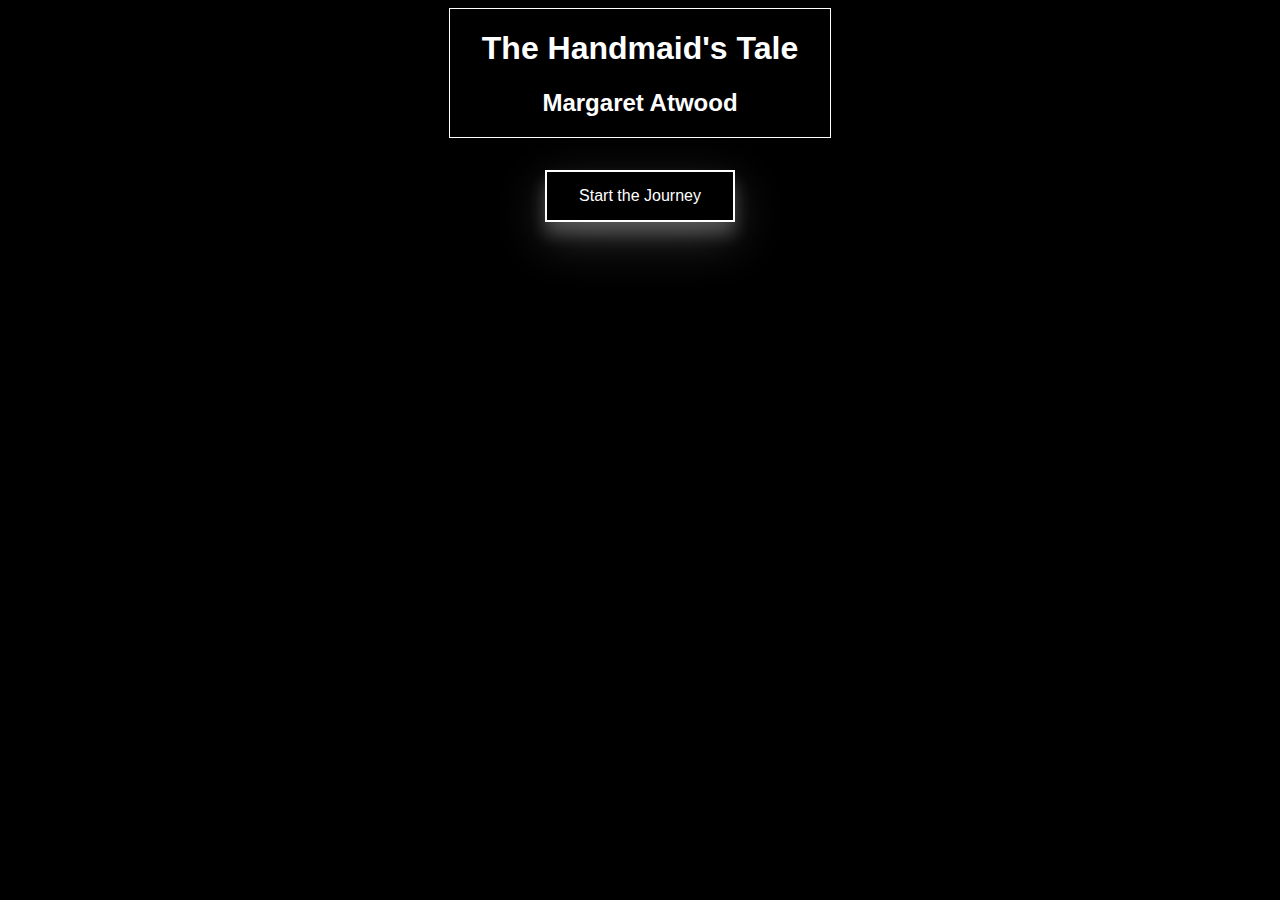
<file: index.html>
<!DOCTYPE html>
<html lang="en">

<head>
  <meta charset="UTF-8">
  <meta http-equiv="X-UA-Compatible" content="IE=edge">
  <meta name="viewport" content="width=device-width, initial-scale=1.0">
  <title>Handmaid's Tale</title>
  <link rel="stylesheet" href="main.css">
</head>

<body>
  <div class="center">
    <h1>The Handmaid's Tale</h1>
    <h2>Margaret Atwood</h2>
  </div>
  <div class="box">
    <a href="red.html">
      <button class="button" type="button">Start the Journey</button>
    </a>
  </div>
</body>

</html>
</file>
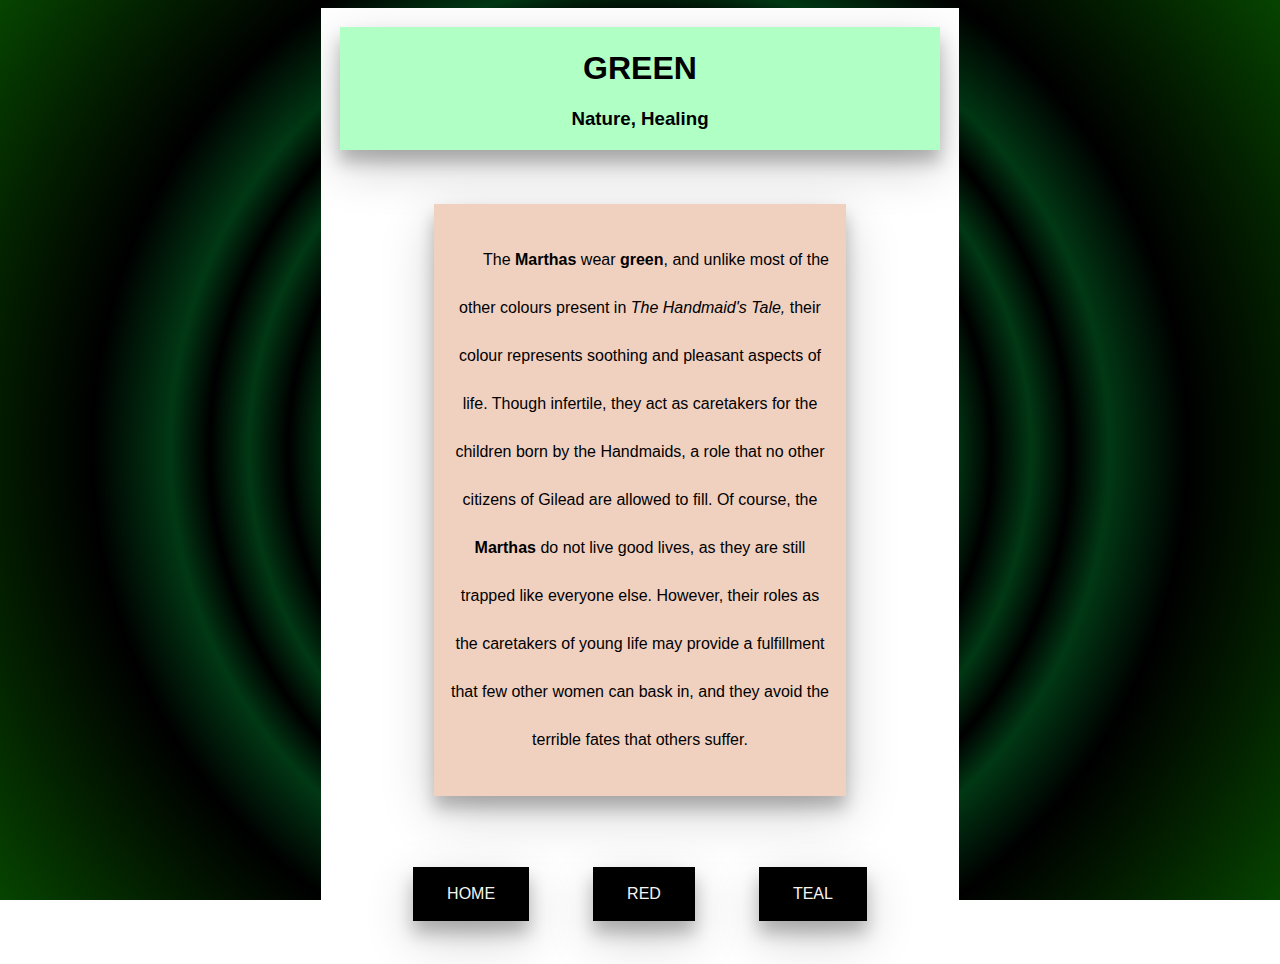
<file: green.html>
<!DOCTYPE html>
<html lang="en">
<head>
    <meta charset="UTF-8">
    <meta name="viewport" content="width=device-width, initial-scale=1.0">
    <title>Dull Green</title>
    <link rel="stylesheet" href="green.css">
</head>
<body>
    <div class="border">
        <div class="title-box">
            <h1>GREEN</h1>
            <h3>Nature, Healing</h3>
        </div>    
    </div>
    <div class="border">
        <div class="text-box">
            <p class="text">
                The <strong>Marthas</strong> wear <strong>green</strong>, and unlike most of the other colours present in <em>The Handmaid's Tale,</em> 
                their colour represents soothing and pleasant aspects of life. Though infertile, they act as caretakers for the children 
                born by the Handmaids, a role that no other citizens of Gilead are allowed to fill. Of course, the <strong>Marthas</strong>
                do not live good lives, as they are still trapped like everyone else. However, their roles as the caretakers of young life 
                may provide a fulfillment that few other women can bask in, and they avoid the terrible fates that others suffer.
            </p>
        </div>    
    </div>
    <div class="border">
        <div class="button-box">
            <a href="index.html">
            <button class="button button1">HOME</button>
            </a>
        </div>
        <div class="button-box">
            <a href="red.html">
                <button class="button button2">RED</button>
            </a>    
        </div>
        <div class="button-box">
            <a href="teal.html">
                <button class="button button3">TEAL</button>
            </a>    
        </div>
    </div>
</body>
</html>
</file>
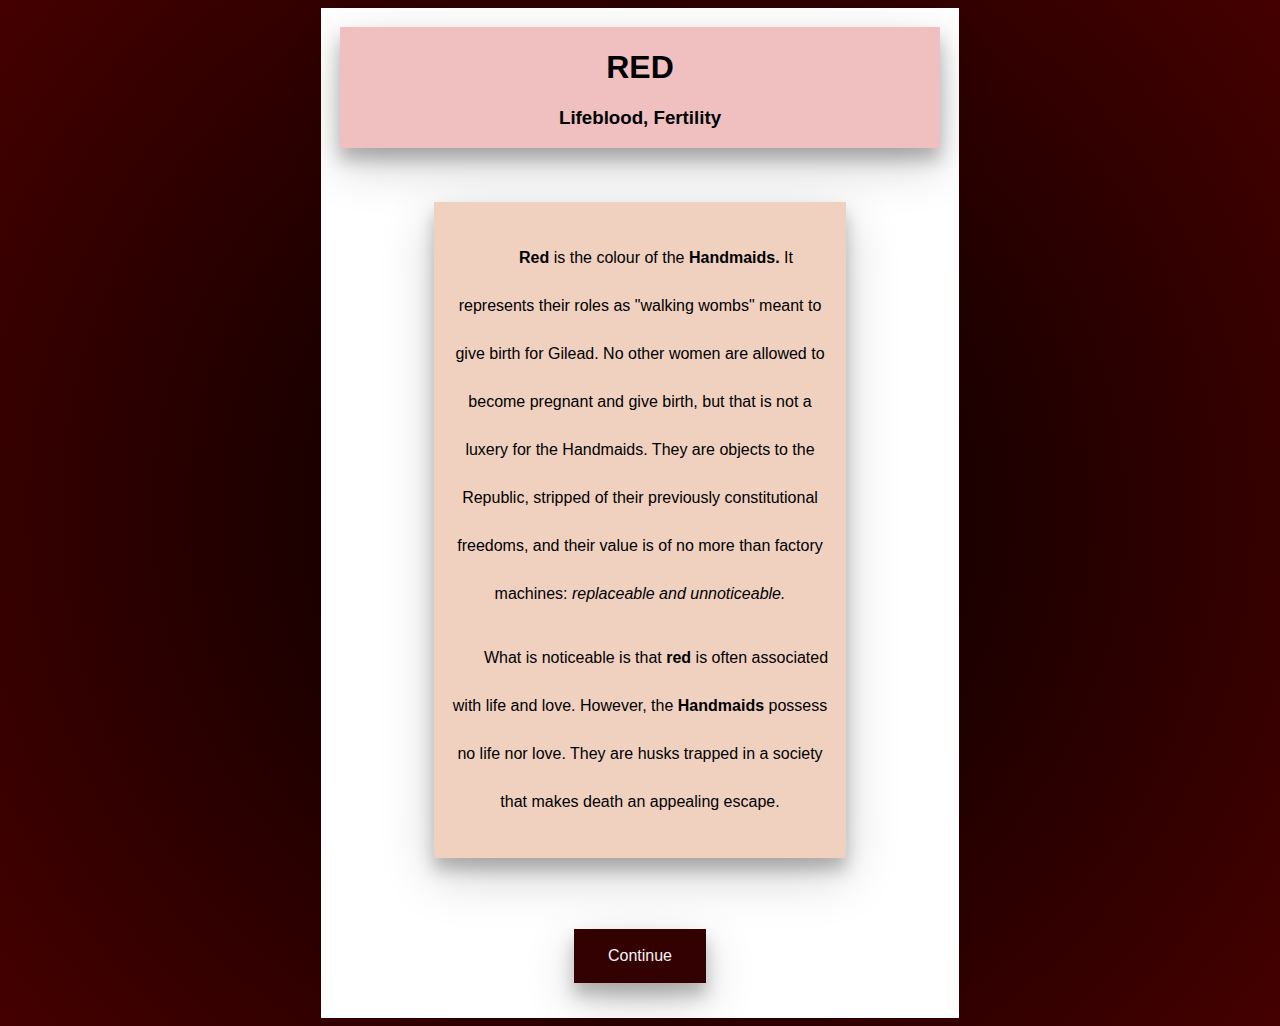
<file: red.html>
<!DOCTYPE html>
<html lang="en">
<head>
    <meta charset="UTF-8">
    <meta name="viewport" content="width=device-width, initial-scale=1.0">
    <title>Red</title>
    <link rel="stylesheet" href="red.css">
</head>
<body>
    <div class="border">
        <div class="title-box">
            <h1>RED</h1>
            <h3>Lifeblood, Fertility</h3>
        </div>
    </div>
    <div class="border">
        <div class="text-box">
            <p class="text"><strong>Red</strong> is the colour of the <strong>Handmaids.</strong> It represents their roles as "walking wombs" meant to give birth for Gilead. No other women are allowed to become pregnant and give birth, but that is not a luxery for the Handmaids. They are objects to the Republic, stripped of their previously constitutional freedoms, and their value is of no more than factory machines: <em>replaceable and unnoticeable.</em></p>
            <p class="text">What is noticeable is that <strong>red</strong> is often associated with life and love. However, the <strong>Handmaids</strong> possess no life nor love. They are husks trapped in a society that makes death an appealing escape.</p>
        </div>
    </div>
    <div class="border">
        <div class="button-box">
            <a href="teal.html">
                <button class="button">Continue</button>
            </a>
        </div>
    </div>    
</body>
</html>
</file>
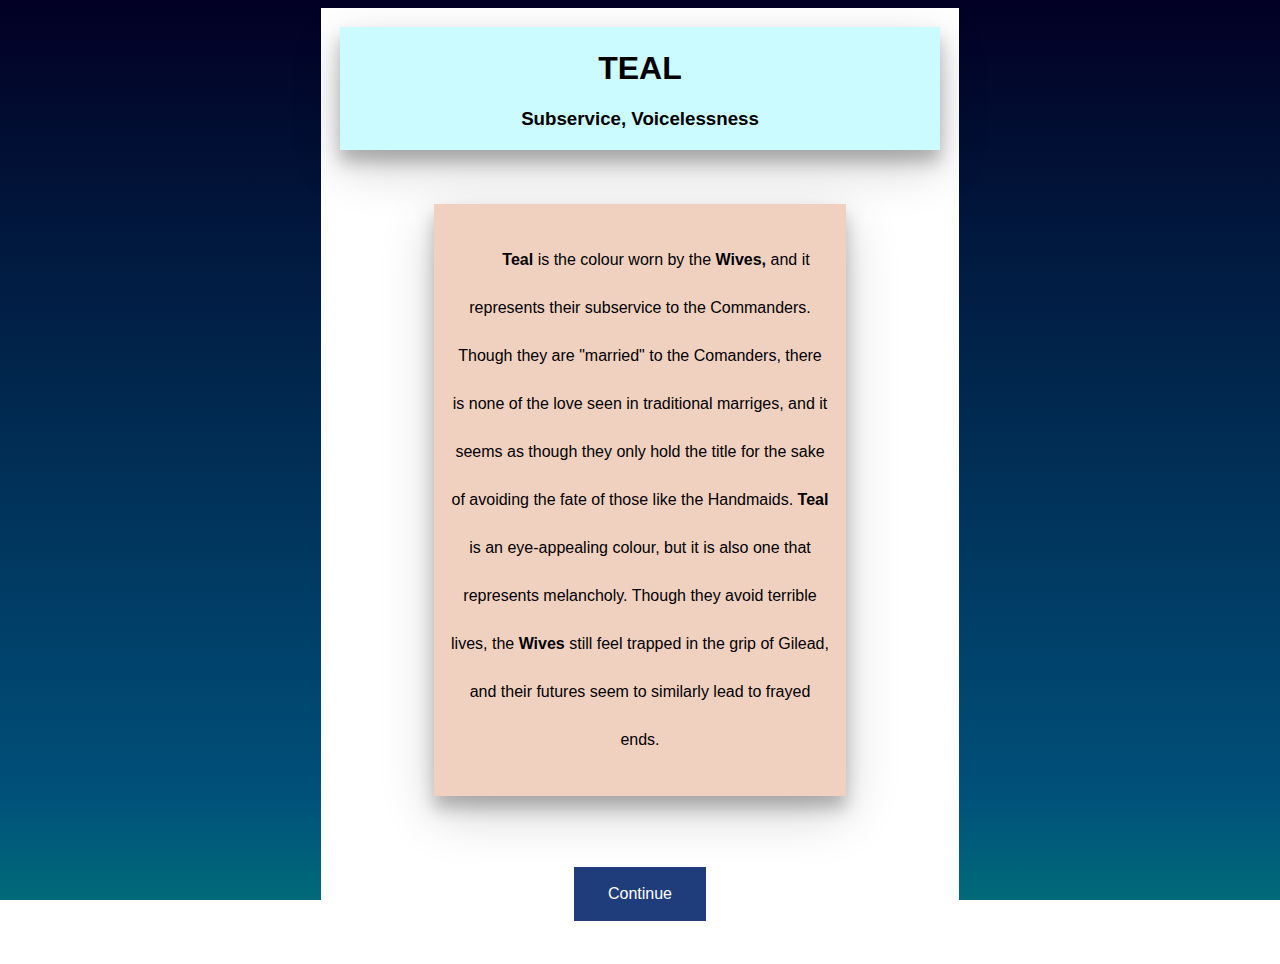
<file: teal.html>
<!DOCTYPE html>
<html lang="en">
<head>
    <meta charset="UTF-8">
    <meta name="viewport" content="width=device-width, initial-scale=1.0">
    <title>Teal</title>
    <link rel="stylesheet" href="teal.css">
</head>
<body>
    <div class="border">
        <div class="title-box">
            <h1>TEAL</h1>
            <h3>Subservice, Voicelessness</h3>
        </div>
    </div>
    <div class="border">
        <div class="text-box">
            <p class="text">
                <strong>Teal</strong> is the colour worn by the <strong>Wives,</strong> and it represents their subservice to the Commanders. Though they are "married" to the Comanders, 
                there is none of the love seen in traditional marriges, and it seems as though they only hold the title for the sake of avoiding the fate of those like the Handmaids. 
                <strong>Teal</strong> is an eye-appealing colour, but it is also one that represents melancholy. Though they avoid terrible lives, the <strong>Wives</strong>
                still feel trapped in the grip of Gilead, and their futures seem to similarly lead to frayed ends.
            </p>
        </div>   
    </div>
    <div class="border">
        <div class="button-box">
            <a href="green.html">
                <button class="button">Continue</button>
            </a>
        </div>
    </div>
</body>
</html>
</file>
<file: main.css>
* {
  background-color: black;
  color: white;
}
html {
  font-family: Arial, Helvetica, sans-serif;
}
.center {
  border: 1px solid white;
  margin: auto;
  width: 30%;
  text-align: center;
}
.button {
  margin: auto;
  background-color: black;
  border: 2px solid white;
  color: white;
  padding: 15px 32px;
  text-align: center;
  text-decoration: none;
  display: inline-block;
  font-size: 16px;
  transition-duration: 0.4s;
  box-shadow: 0 12px 16px 0 rgba(255, 255, 255, 0.24),
    0 17px 50px 0 rgba(255, 255, 255, 0.19);
}
.button:hover {
  cursor: pointer;
  background-color: red;
  border: 2px solid red;
  color: black;
  box-shadow: 0 12px 16px 0 rgba(255, 0, 0, 0.24), 0 17px 50px 0 rgba(255, 0, 0, 0.19);
}

.box {
  margin: 2em;
  display: flex;
  justify-content: center;
  align-items: center;
}
</file>
<file: green.css>
html {
    background: rgb(0,0,0);
    background: radial-gradient(circle, rgba(0,0,0,1) 0%, rgba(0,0,0,1) 30%, rgba(1,56,20,1) 40%, rgba(0,0,0,1) 45%, rgba(1,56,20,1) 50%, rgba(0,0,0,1) 55%, rgba(1,56,20,1) 60%, rgba(0,0,0,1) 70%, rgba(6,68,0,1) 100%); 
    background-repeat: no-repeat;
    background-attachment: fixed;
    background-size: cover;
    color: white;
    font-family: Arial, Helvetica, sans-serif;
}
.title-box{
    border: 1px solid #b0ffc5;
    width: 100%;
    margin: 1em;
    text-align: center;
    background-color: #b0ffc5;
    color: black;
    box-shadow: 0 12px 16px 0 rgba(0, 0, 0, 0.24), 0 17px 50px 0 rgba(0, 0, 0, 0.19);
}
.text-box{
    width: 60%;
    margin: auto;
    margin-top: 2em;
    margin-bottom: 2em;
    padding: 1em;
    text-indent: 2em;
    text-align: center;
    color: black;
    background-color: rgb(240, 209, 192);
    box-shadow: 0 12px 16px 0 rgba(0, 0, 0, 0.24), 0 17px 50px 0 rgba(0, 0, 0, 0.19);
  }
.border{
    display: flex;
    justify-content: center;
    width: 50%;
    height: auto;
    margin: auto;
    padding: 0.2em;
    background-color: white;
}
.text{
    line-height: 3;
}
.button-box {
    display: flex;
    justify-content: center;
    margin: 2em;
}
.button {
    margin: auto;
    background-color: black;
    border: 2px solid black;
    color: whitesmoke;
    padding: 1em 2em;
    text-align: center;
    text-decoration: none;
    display: inline-block;
    font-size: 16px;
    transition-duration: 0.4s;
    box-shadow: 0 12px 16px 0 rgba(0, 0, 0, 0.24), 0 17px 50px 0 rgba(0, 0, 0, 0.19);
}
.button:hover {
    padding: 0.5em 3em;
    cursor: pointer;
}
.button1:hover {
    background-color: black;
    border: 2px solid black;
}
.button2:hover {
    background-color: #330101;
    border: 2px solid #330101;
    box-shadow: 0 12px 16px 0 rgba(255, 0, 0, 0.24), 0 17px 50px 0 rgba(255, 0, 0, 0.19);
}
.button3:hover {
    background-color: #1f3d7a;
    border: 2px solid #1f3d7a;
    box-shadow: 0 12px 16px 0 rgba(0, 179, 255, 0.24), 0 17px 50px 0 rgba(0, 179, 255, 0.19);
}
</file>
<file: red.css>
html {
    background: rgb(0,0,0);
    background: radial-gradient(circle, rgba(0,0,0,1) 0%, rgba(69,0,0,1) 100%);
    color: white;
    font-family: Arial, Helvetica, sans-serif;
}
.title-box{
    border: 1px;
    width: 100%;
    margin: 1em;
    text-align: center;
    background-color: #f0c0c0;
    color: black;
    box-shadow: 0 12px 16px 0 rgba(0, 0, 0, 0.24), 0 17px 50px 0 rgba(0, 0, 0, 0.19);
}
.text-box{
    width: 40%;
    margin: auto;
    text-indent: 2em;
    text-align: center;
}
.border{
    display: flex;
    justify-content: center;
    width: 50%;
    height: auto;
    margin: auto;
    padding: 0.2em;
    background-color: white;
}
.text-box{
  width: 60%;
  margin: auto;
  margin-top: 2em;
  margin-bottom: 2em;
  padding: 1em;
  text-indent: 2em;
  text-align: center;
  color: black;
  background-color: rgb(240, 209, 192);
  box-shadow: 0 12px 16px 0 rgba(0, 0, 0, 0.24), 0 17px 50px 0 rgba(0, 0, 0, 0.19);
}
.text{
    line-height: 3;
}
.button-box {
    display: flex;
    justify-content: center;
    margin: 2em;
}
.button {
    margin: auto;
    background-color: #330101;
    border: 2px solid #330101;
    color: whitesmoke;
    padding: 1em 2em;
    text-align: center;
    text-decoration: none;
    display: inline-block;
    font-size: 16px;
    transition-duration: 0.4s;
    box-shadow: 0 12px 16px 0 rgba(0, 0, 0, 0.24), 0 17px 50px 0 rgba(0, 0, 0, 0.19);
}
.button:hover {
    padding: 0.5em 3em;
    cursor: pointer;
    background-color: #00b3ff;
    border: 2px solid #00b3ff;
    color: black;
    box-shadow: 0 12px 16px 0 rgba(0, 179, 255, 0.24), 0 17px 50px 0 rgba(0, 179, 255, 0.19);
}
</file>
<file: teal.css>
html {
    background: rgb(2,0,36);
    background: linear-gradient(180deg, rgba(2,0,36,1) 0%, rgba(0,80,122,1) 88%, rgba(0,106,121,1) 100%); 
    background-repeat: no-repeat;
    background-attachment: fixed;
    background-size: cover;
    color: white;
    font-family: Arial, Helvetica, sans-serif;
}
.title-box{
    border: 1px solid #ccfbff;
    width: 100%;
    margin: 1em;
    text-align: center;
    background-color: #ccfbff;
    color: black;
    box-shadow: 0 12px 16px 0 rgba(0, 0, 0, 0.24), 0 17px 50px 0 rgba(0, 0, 0, 0.19);
}
.text-box{
    width: 60%;
    margin: auto;
    margin-top: 2em;
    margin-bottom: 2em;
    padding: 1em;
    text-indent: 2em;
    text-align: center;
    color: black;
    background-color: rgb(240, 209, 192);
    box-shadow: 0 12px 16px 0 rgba(0, 0, 0, 0.24), 0 17px 50px 0 rgba(0, 0, 0, 0.19);
  }
.border{
    display: flex;
    justify-content: center;
    width: 50%;
    height: auto;
    margin: auto;
    padding: 0.2em;
    background-color: white;
}
.text{
    line-height: 3;
}
.button-box {
    display: flex;
    justify-content: center;
    margin: 2em;
}
.button {
    margin: auto;
    background-color: #1f3d7a;
    border: 2px solid #1f3d7a;
    color: white;
    padding: 1em 2em;
    text-align: center;
    text-decoration: none;
    display: inline-block;
    font-size: 16px;
    transition-duration: 0.4s;
    box-shadow: 0 12px 16px 0 rgba(255, 255, 255, 0.24), 0 17px 50px 0 rgba(255, 255, 255, 0.19);
}
.button:hover {
    padding: 0.5em 3em;
    cursor: pointer;
    background-color: #223d2a;
    border: 2px solid #223d2a;
    box-shadow: 0 12px 16px 0 rgba(34, 61, 42, 0.24), 0 17px 50px 0 rgba(34, 61, 42, 0.19);
}
</file>
